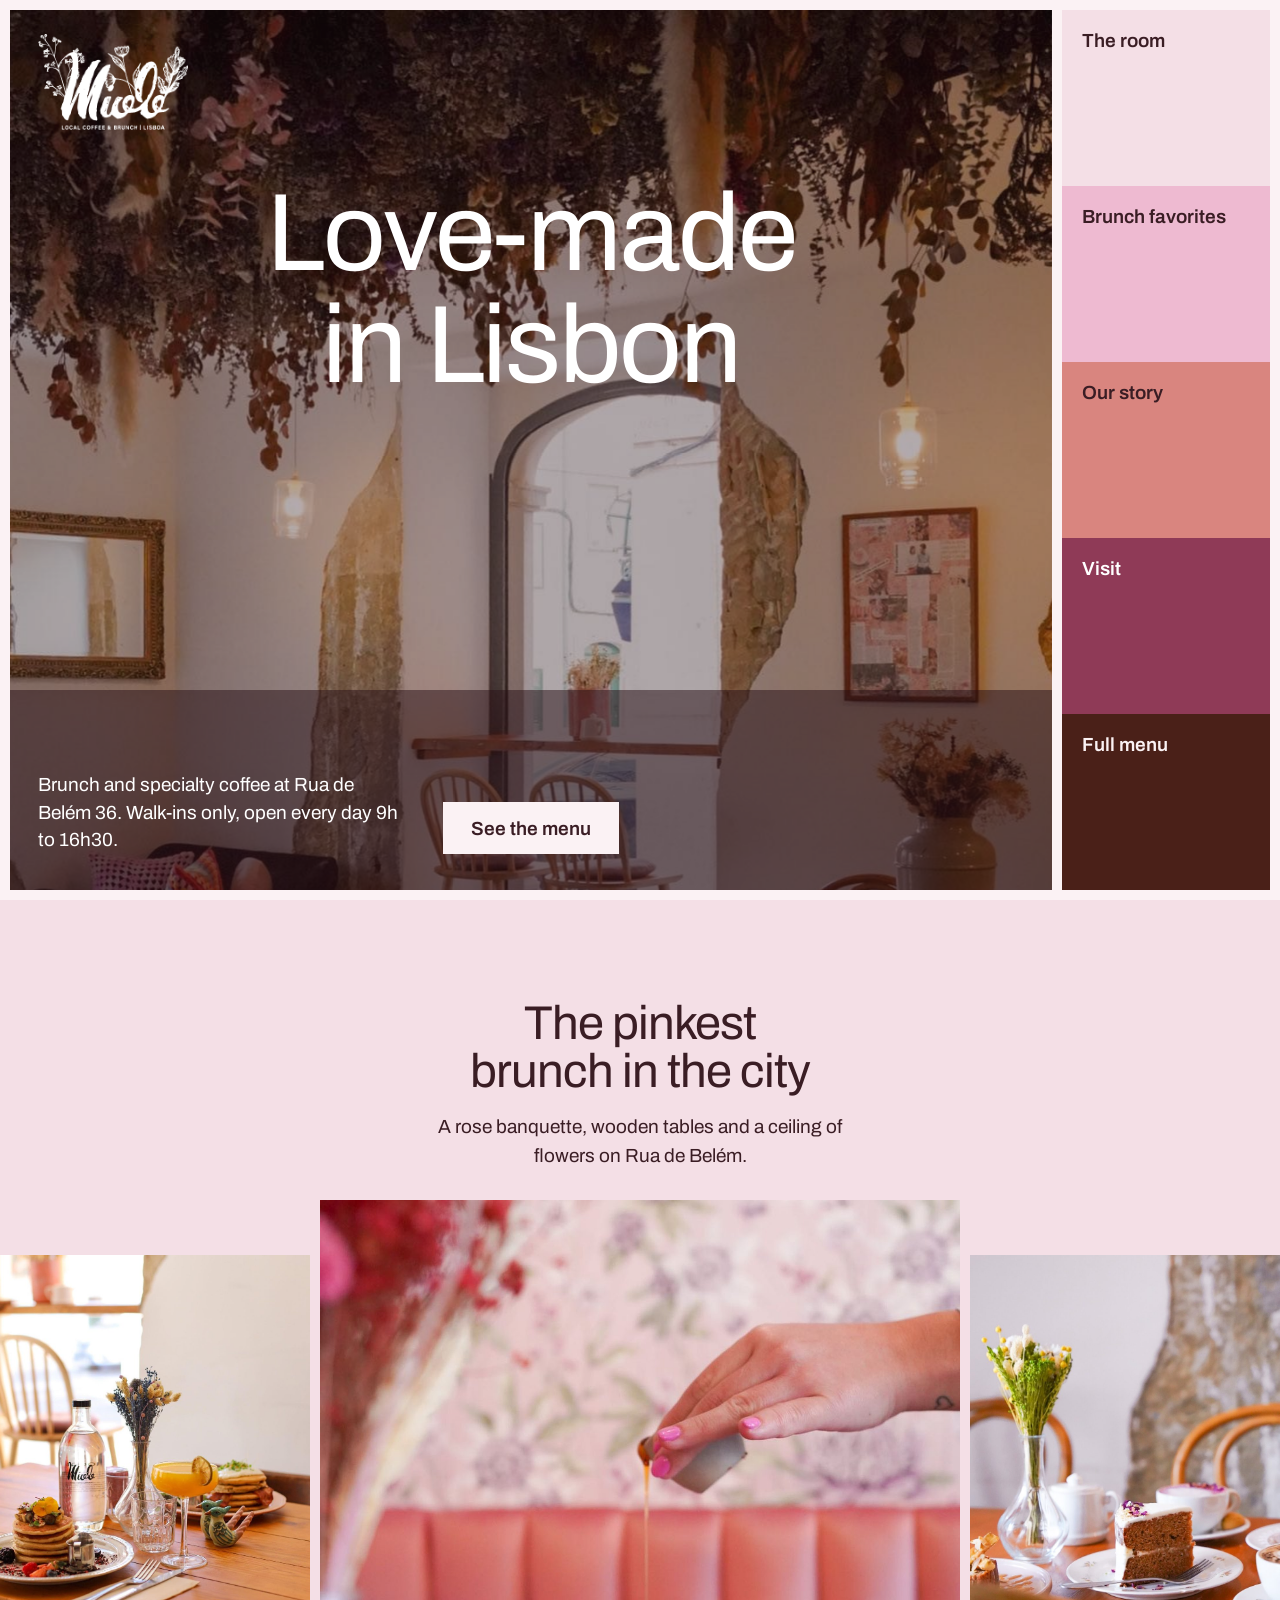
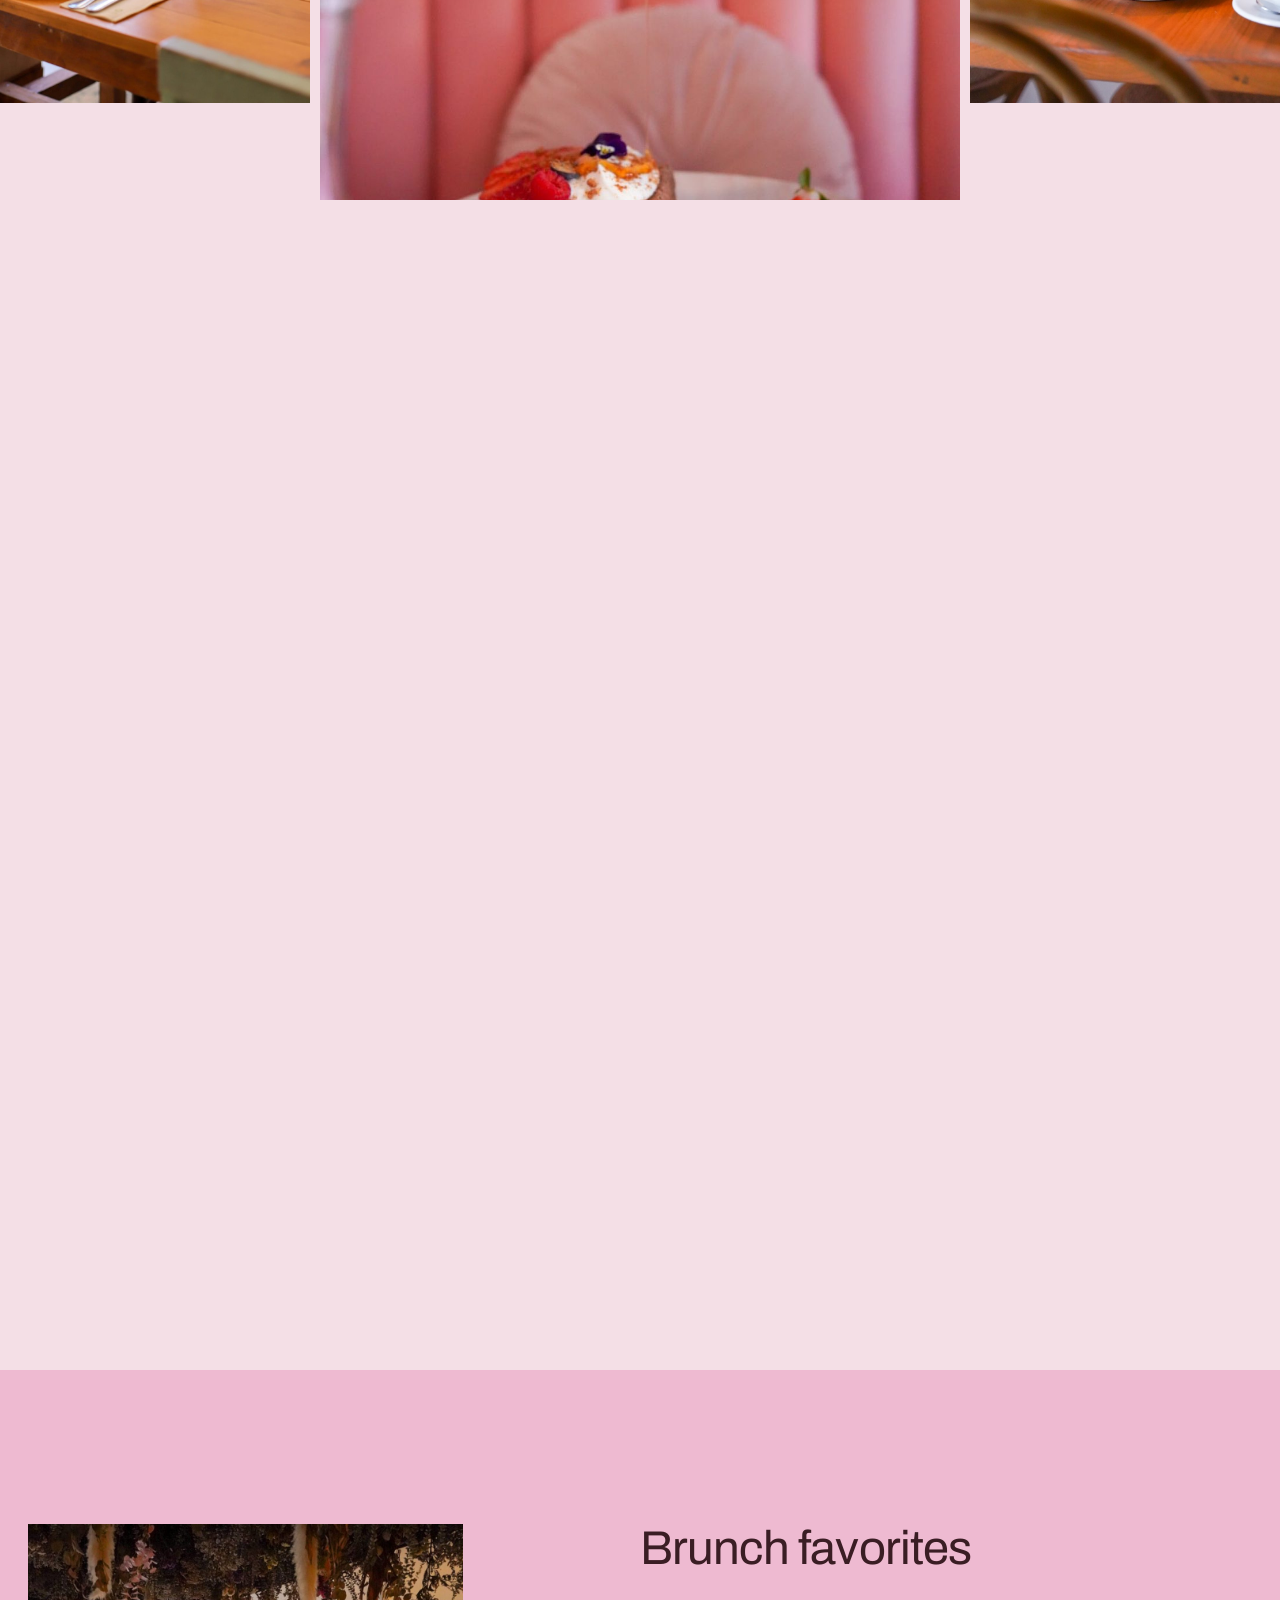
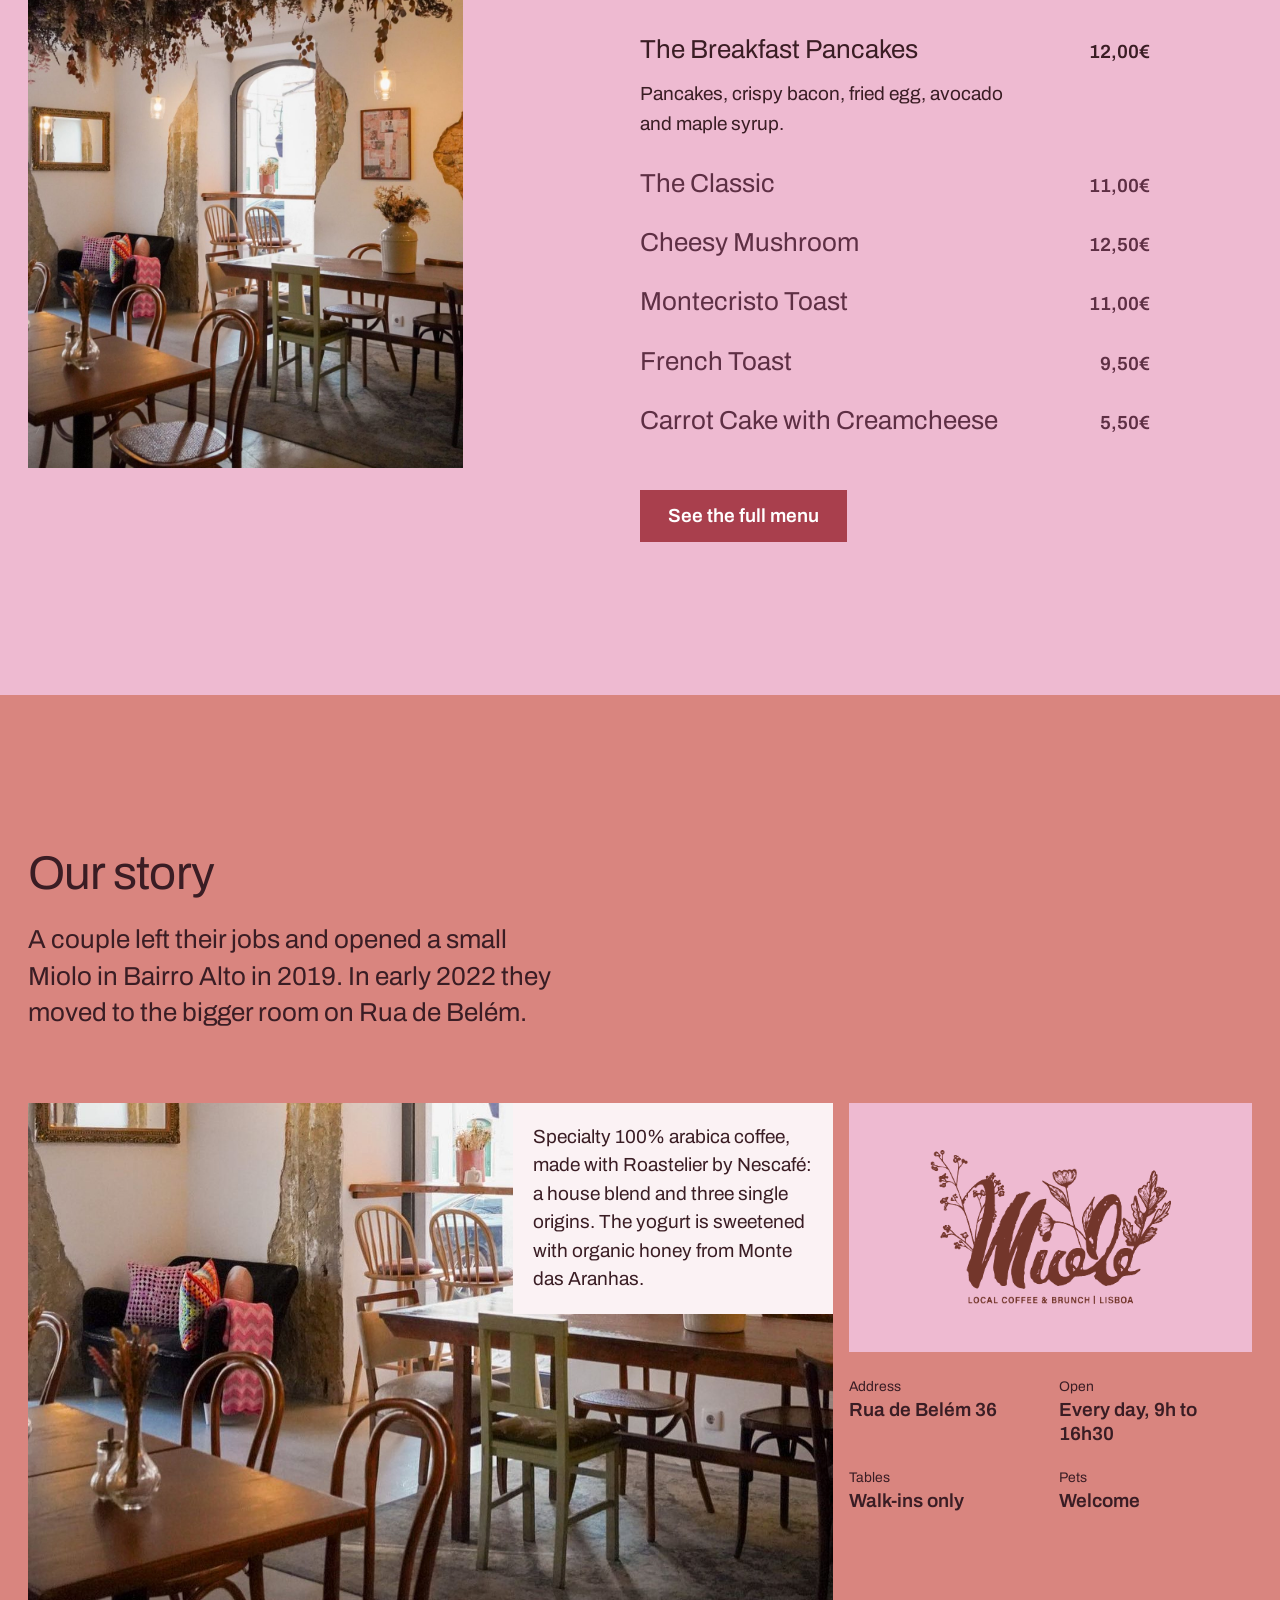
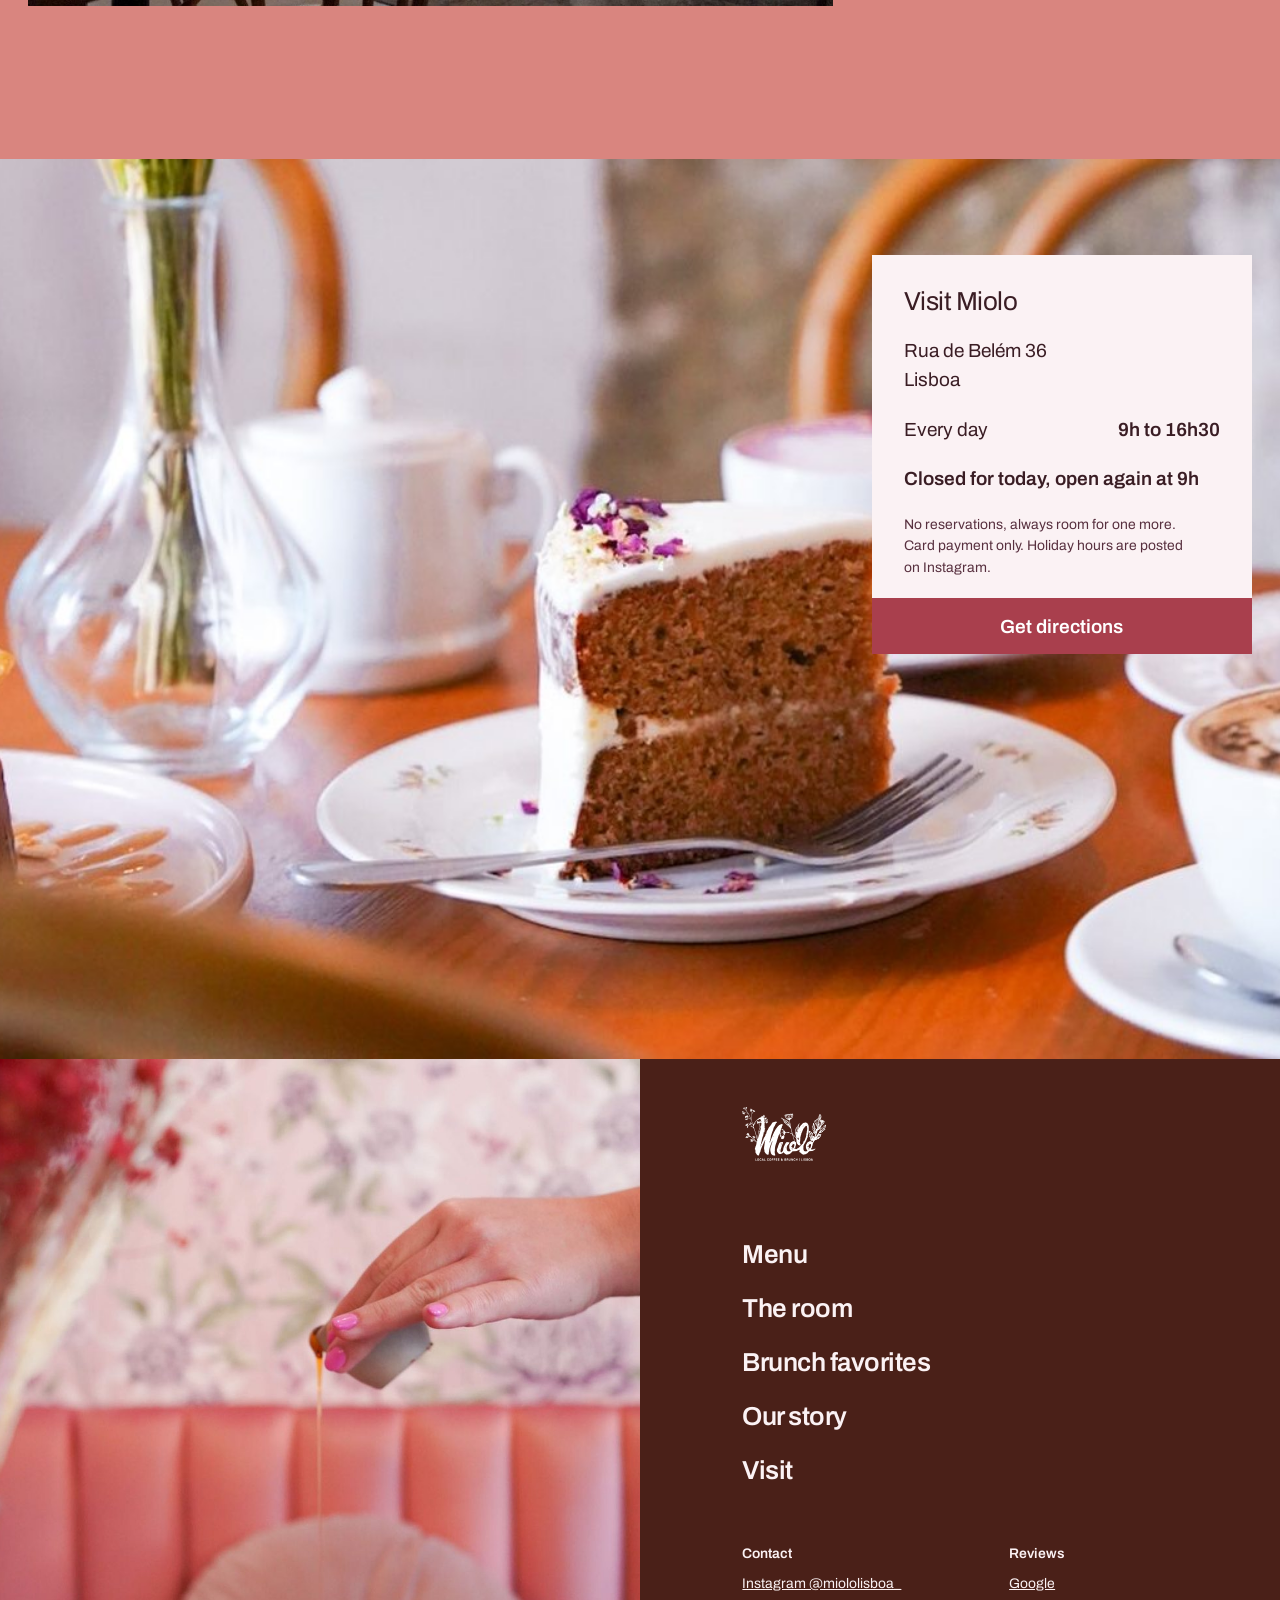
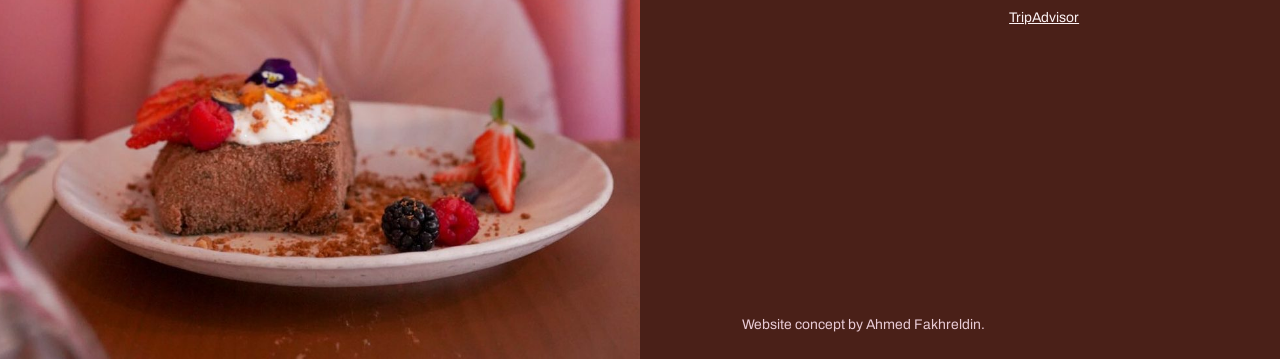
<file: index.html>
<!doctype html>
<html lang="en">
<head>
<meta charset="utf-8">
<meta name="viewport" content="width=device-width,initial-scale=1,minimum-scale=1">
<title>Miolo Local Coffee &amp; Brunch, Belém, Lisbon</title>
<meta name="description" content="Love-made in Lisbon. Brunch and specialty coffee at Rua de Belém 36. Walk-ins only, open every day 9h to 16h30.">
<meta name="theme-color" content="#FBF2F4">
<link rel="preload" as="font" type="font/woff2" href="fonts/archivo-latin.woff2" crossorigin>
<style>html.fl body{opacity:0}body{transition:opacity .25s ease}</style>
<script>document.documentElement.classList.add('fl','js');(function(){var d=document.documentElement,done=function(){d.classList.remove('fl')};setTimeout(done,1200);if(document.fonts&&document.fonts.load){document.fonts.load('400 1em Archivo').then(function(){return document.fonts.load('600 1em Archivo')}).then(done,done)}else done()})();</script>
<link rel="stylesheet" href="fonts.css?v=7">
<link rel="stylesheet" href="styles.css?v=7">
<link rel="icon" href="img/miolo-logo-walnut.png">
</head>
<body>
<a class="skip" href="#room">Skip to content</a>

<div class="bar on-hero" id="bar" data-bar>
  <a class="bar__logo" href="#top" aria-label="Miolo, back to top"><img class="d" src="img/miolo-logo-walnut.png" width="336" height="214" alt=""><img class="w" src="img/miolo-logo-white.png" width="336" height="214" alt=""></a>
  <div class="bar__links"><a href="menu.html">Menu</a></div>
</div>

<header class="hero" id="top" data-bg="#FBF2F4" data-ink="light">
  <div class="hero__panel">
    <img class="hero__photo" src="img/hero.jpg" width="1349" height="1010" alt="Inside Miolo: a ceiling of flowers, an arched window onto Rua de Belém, bentwood chairs and wooden tables">
    <div class="hero__tint"></div><div class="hero__band"></div>
    <img class="hero__logo" src="img/miolo-logo-white.png" width="336" height="214" alt="Miolo, local coffee and brunch, Lisboa">
    <h1 class="hero__title">Love-made<br>in Lisbon</h1>
    <p class="hero__lede">Brunch and specialty coffee at Rua de Belém 36. Walk-ins only, open every day 9h to 16h30.</p>
    <a class="btn btn--paper hero__cta" href="menu.html">See the menu</a>
  </div>
  <nav class="swatch" aria-label="Sections">
    <a href="#room">The room</a>
    <a href="#favorites">Brunch favorites</a>
    <a href="#story">Our story</a>
    <a href="#visit">Visit</a>
    <a href="menu.html">Full menu</a>
  </nav>
</header>

<main id="main">
<section class="tri chapter ch-blush" id="room" data-bg="#F4DFE6" data-ink="dark" aria-labelledby="room-h">
  <div class="tri__stage">
    <div class="tri__head">
      <h2 id="room-h" class="rv">The pinkest brunch in the city</h2>
      <p class="rv" style="--d:90ms">A rose banquette, wooden tables and a ceiling of flowers on Rua de Belém.</p>
    </div>
    <div class="tri__row">
      <img class="tri__l" src="img/pancakes.jpg" width="1100" height="1375" alt="Pancakes with berries and a savoury stack with bacon and egg, a Miolo water bottle and dried flowers on a wooden table" loading="lazy">
      <img class="tri__c" src="img/rabanada.jpg" width="1100" height="1375" alt="Syrup poured over a rabanada with berries and cream, in front of the pink banquette and floral wallpaper" loading="lazy">
      <img class="tri__r" src="img/carrot-cake.jpg" width="1100" height="1375" alt="A slice of carrot cake with cream cheese, cappuccinos and a vase of dried flowers on a wooden table" loading="lazy">
    </div>
  </div>
</section>

<section class="favs chapter ch-petal" id="favorites" data-bg="#EEBAD1" data-ink="dark" aria-labelledby="fav-h">
  <div class="favs__photo" aria-hidden="true">
    <img class="on" src="img/ceiling.jpg" width="1100" height="1376" alt="" data-k="room">
    <img src="img/pancakes.jpg" width="1100" height="1375" alt="" data-k="pancakes" loading="lazy">
    <img src="img/rabanada.jpg" width="1100" height="1375" alt="" data-k="rabanada" loading="lazy">
    <img src="img/carrot-cake.jpg" width="1100" height="1375" alt="" data-k="carrot" loading="lazy">
  </div>
  <div class="favs__list">
    <h2 id="fav-h" class="rv">Brunch favorites</h2>
    <ul>
      <li class="rv" style="--d:60ms"><button class="favs__row" aria-expanded="true" data-img="pancakes"><span class="favs__top"><span>The Breakfast Pancakes</span><span class="favs__price">12,00€</span></span><span class="favs__desc">Pancakes, crispy bacon, fried egg, avocado and maple syrup.</span></button></li>
      <li class="rv" style="--d:120ms"><button class="favs__row" aria-expanded="false" data-img="room"><span class="favs__top"><span>The Classic</span><span class="favs__price">11,00€</span></span><span class="favs__desc">Avocado, roasted cherry tomato, purple onion pickle, feta, poached egg, beetroot hummus in sourdough bread.</span></button></li>
      <li class="rv" style="--d:180ms"><button class="favs__row" aria-expanded="false" data-img="room"><span class="favs__top"><span>Cheesy Mushroom</span><span class="favs__price">12,50€</span></span><span class="favs__desc">Tomato and roasted pepper cream, poached egg, sautéed fresh mushrooms, parmesan and cheddar on artisanal focaccia.</span></button></li>
      <li class="rv" style="--d:240ms"><button class="favs__row" aria-expanded="false" data-img="room"><span class="favs__top"><span>Montecristo Toast</span><span class="favs__price">11,00€</span></span><span class="favs__desc">Cheddar cheese and crispy bacon in artisanal brioche french toast, served with red fruits jam.</span></button></li>
      <li class="rv" style="--d:300ms"><button class="favs__row" aria-expanded="false" data-img="rabanada"><span class="favs__top"><span>French Toast</span><span class="favs__price">9,50€</span></span><span class="favs__desc">Red fruits, yogurt, biscoff cookies and maple syrup.</span></button></li>
      <li class="rv" style="--d:360ms"><button class="favs__row" aria-expanded="false" data-img="carrot"><span class="favs__top"><span>Carrot Cake with Creamcheese</span><span class="favs__price">5,50€</span></span><span class="favs__desc">Homemade and spiced.</span></button></li>
    </ul>
    <a class="btn favs__more rv" href="menu.html">See the full menu</a>
  </div>
</section>

<section class="story chapter ch-rose" id="story" data-bg="#D9857F" data-ink="dark" aria-labelledby="story-h">
  <h2 id="story-h" class="rv">Our story</h2>
  <p class="story__lead rv" style="--d:80ms">A couple left their jobs and opened a small Miolo in Bairro Alto in 2019. In early 2022 they moved to the bigger room on Rua de Belém.</p>
  <div class="story__tiles">
    <div class="story__photo rv" style="--d:120ms">
      <img src="img/room.jpg" width="1349" height="843" alt="The dining room: bentwood chairs, long wooden tables, an arched window and a ceiling of flowers" loading="lazy">
      <p class="story__block">Specialty 100% arabica coffee, made with Roastelier by Nescafé: a house blend and three single origins. The yogurt is sweetened with organic honey from Monte das Aranhas.</p>
    </div>
    <div class="story__side rv" style="--d:200ms">
      <div class="story__logo"><img src="img/miolo-logo-walnut.png" width="336" height="214" alt="Miolo, local coffee and brunch, Lisboa" loading="lazy"></div>
      <dl class="facts">
        <div><dt>Address</dt><dd>Rua de Belém 36</dd></div>
        <div><dt>Open</dt><dd>Every day, 9h to 16h30</dd></div>
        <div><dt>Tables</dt><dd>Walk-ins only</dd></div>
        <div><dt>Pets</dt><dd>Welcome</dd></div>
      </dl>
    </div>
  </div>
</section>

<section class="visit chapter" id="visit" data-bg="#A04A3C" data-ink="light" aria-label="Visit Miolo">
  <img src="img/visit.jpg" width="1292" height="720" alt="Carrot cake and coffee on a wooden table beside bentwood chairs and a rough plaster wall" loading="lazy">
  <div class="visit__card rv">
    <h2>Visit Miolo</h2>
    <address>Rua de Belém 36<br>Lisboa</address>
    <dl class="visit__hours"><dt>Every day</dt><dd>9h to 16h30</dd></dl>
    <p class="visit__status" id="status" aria-live="polite">Open every day, 9h to 16h30</p>
    <p class="visit__note">No reservations, always room for one more. Card payment only. Holiday hours are posted on Instagram.</p>
    <a class="btn" href="https://www.google.com/maps/search/?api=1&amp;query=Miolo+Local+Coffee+%26+Brunch+Rua+de+Bel%C3%A9m+36+Lisboa" target="_blank" rel="noopener">Get directions</a>
  </div>
</section>
</main>

<footer class="foot chapter ch-walnut on-dark" data-bg="#4A2018" data-ink="light">
  <div class="foot__photo"><img src="img/rabanada.jpg" width="1100" height="1375" alt="Rabanada with berries and cream on a white plate" loading="lazy"></div>
  <div class="foot__body">
    <img class="foot__logo" src="img/miolo-logo-white.png" width="336" height="214" alt="Miolo" loading="lazy">
    <nav class="foot__nav rv" aria-label="Footer">
      <a href="menu.html">Menu</a>
      <a href="#room">The room</a>
      <a href="#favorites">Brunch favorites</a>
      <a href="#story">Our story</a>
      <a href="#visit">Visit</a>
    </nav>
    <div class="foot__meta rv" style="--d:120ms">
      <div><h3>Contact</h3><a href="https://instagram.com/miololisboa_" target="_blank" rel="noopener">Instagram @miololisboa_</a></div>
      <div><h3>Reviews</h3><a href="https://g.co/kgs/sVComW" target="_blank" rel="noopener">Google</a><a href="https://www.tripadvisor.pt/Restaurant_Review-g189158-d17647694-Reviews-Miolo-Lisbon_Lisbon_District_Central_Portugal.html" target="_blank" rel="noopener">TripAdvisor</a></div>
    </div>
    <p class="foot__legal">Website concept by Ahmed Fakhreldin.</p>
  </div>
</footer>
<script src="site.js?v=7" defer></script>
</body>
</html>
</file>
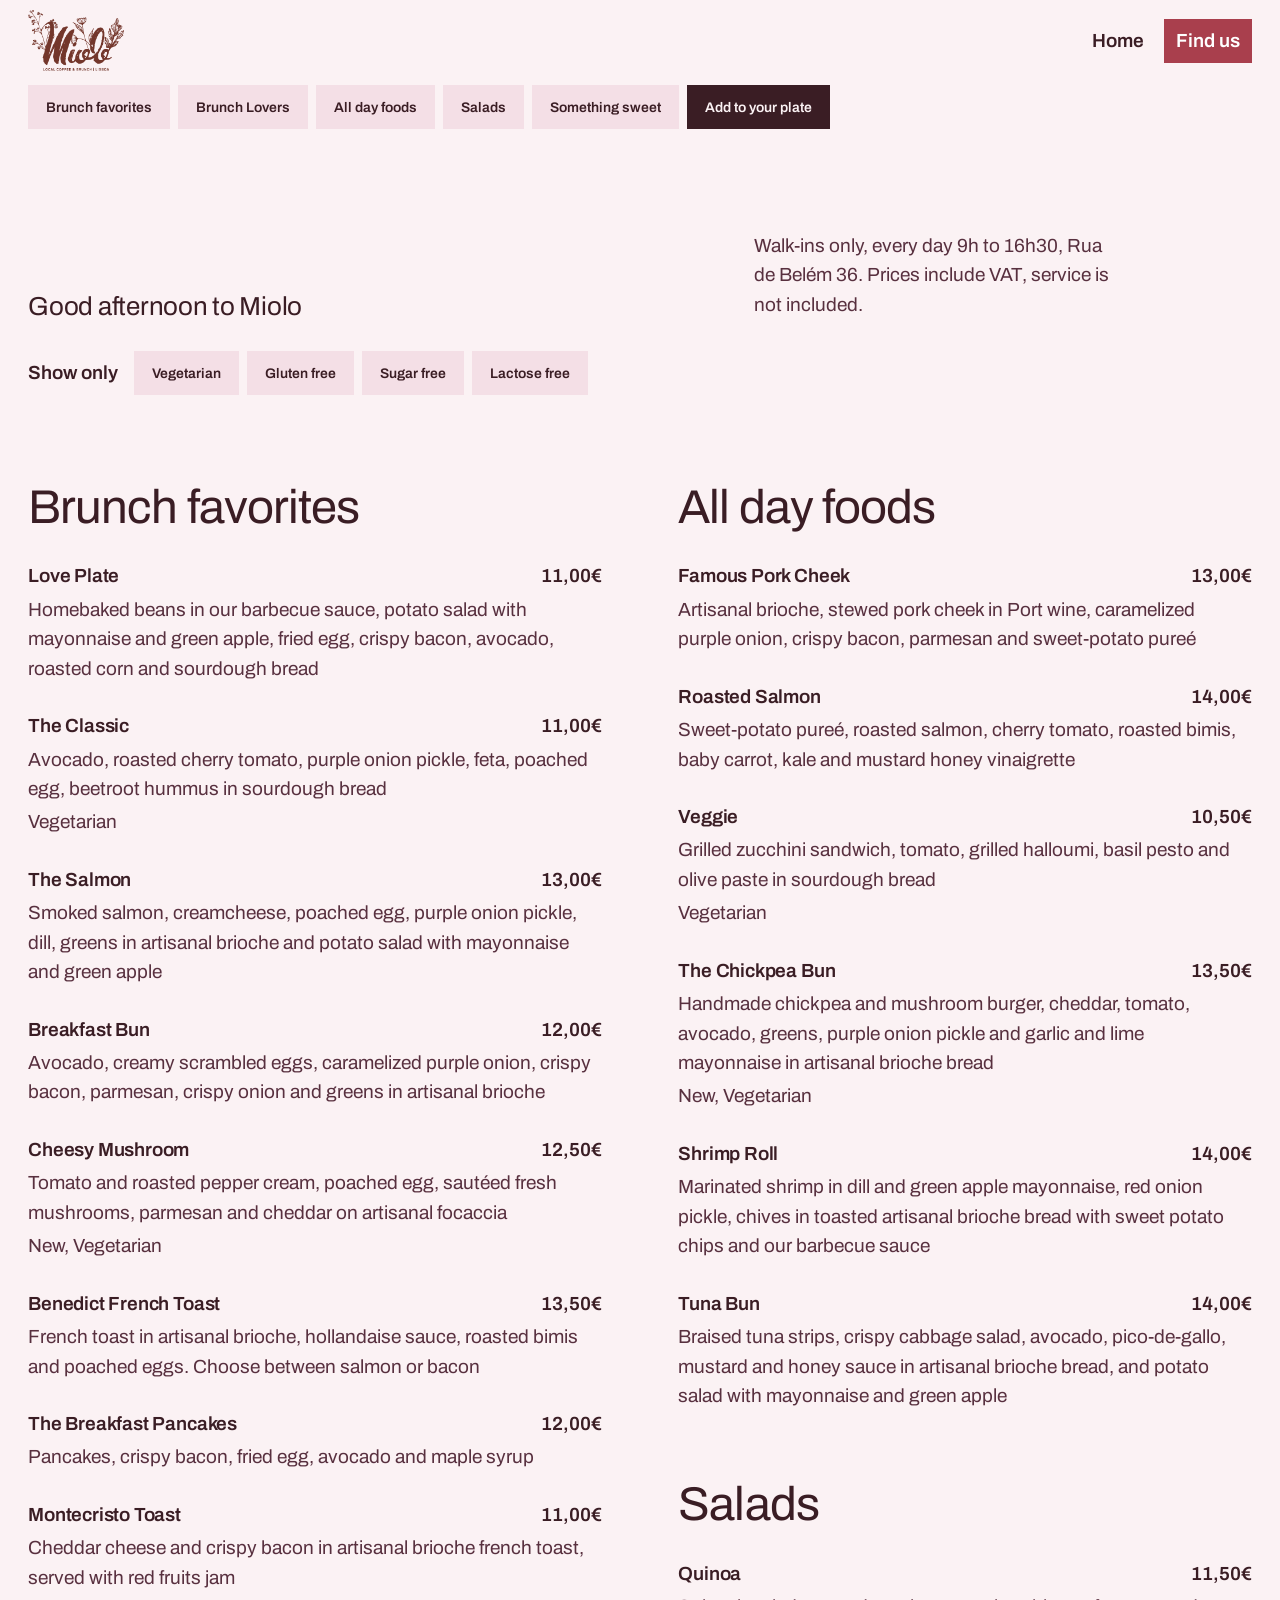
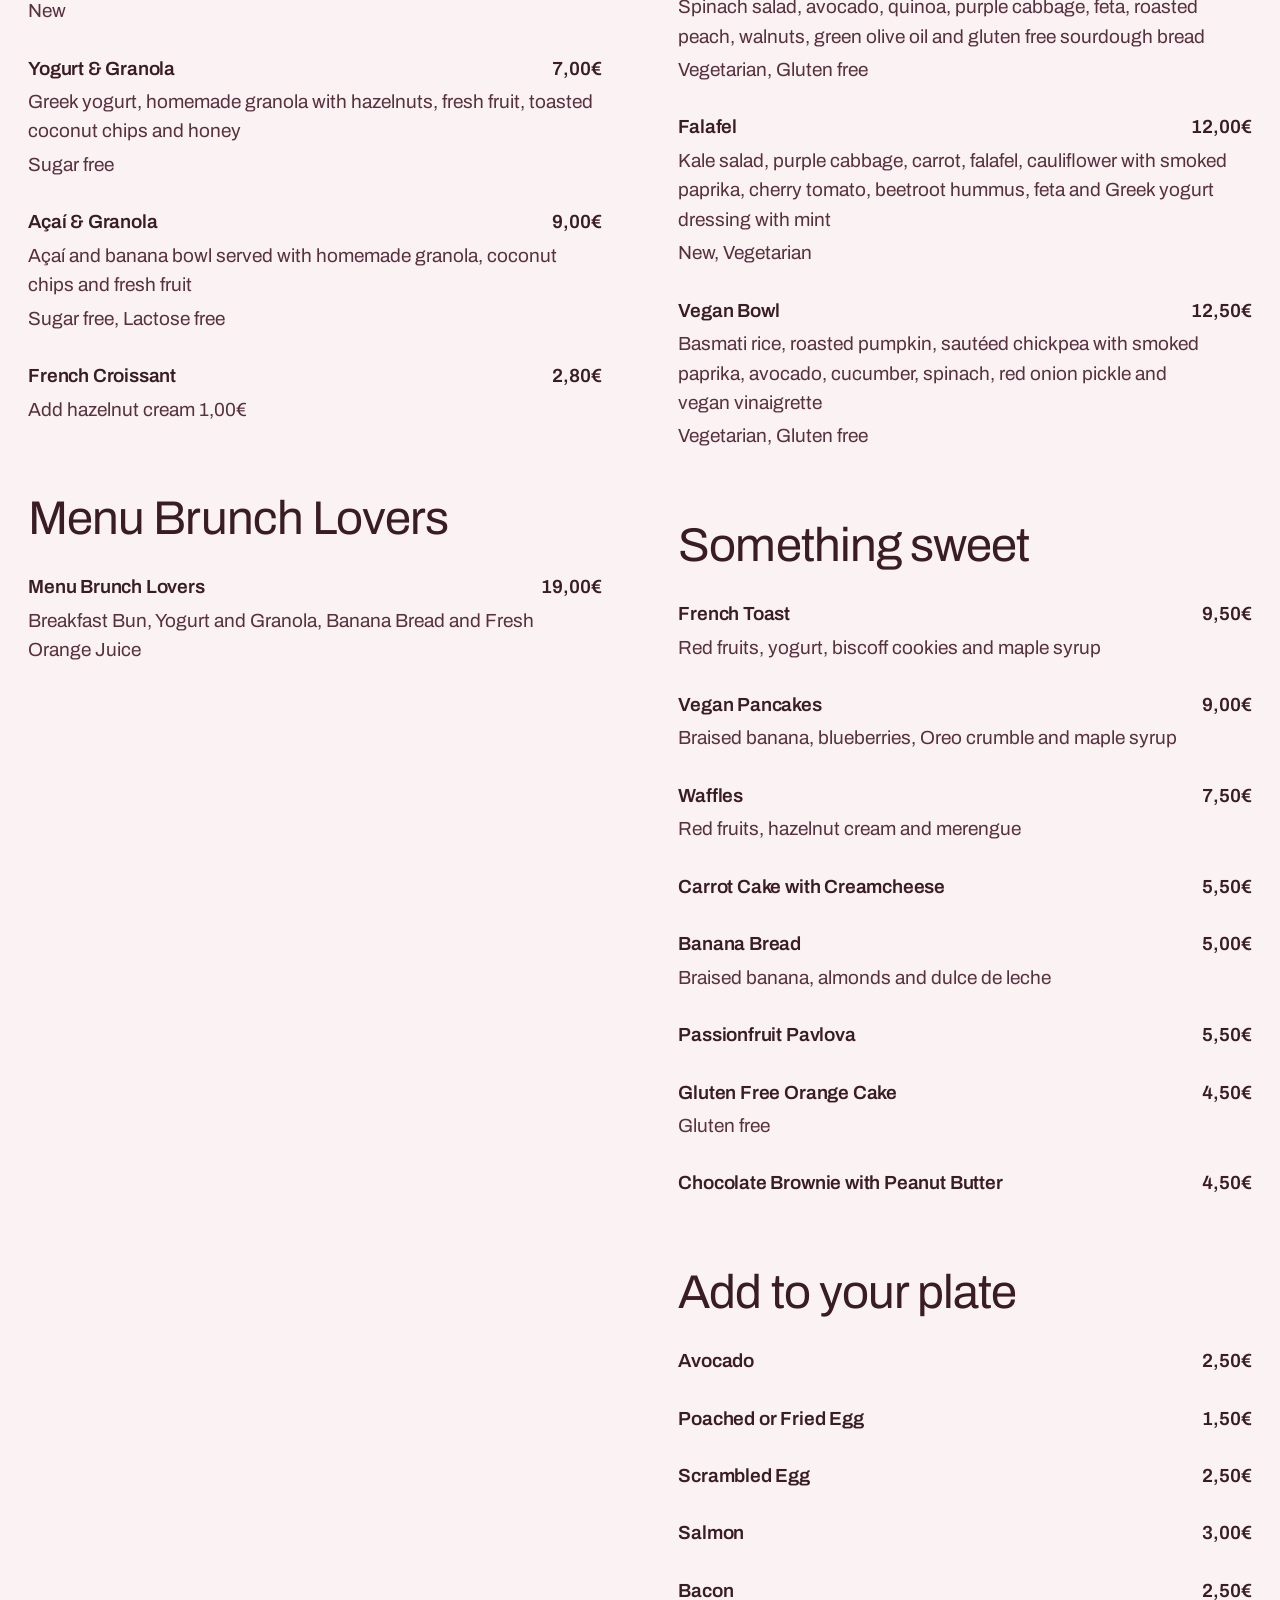
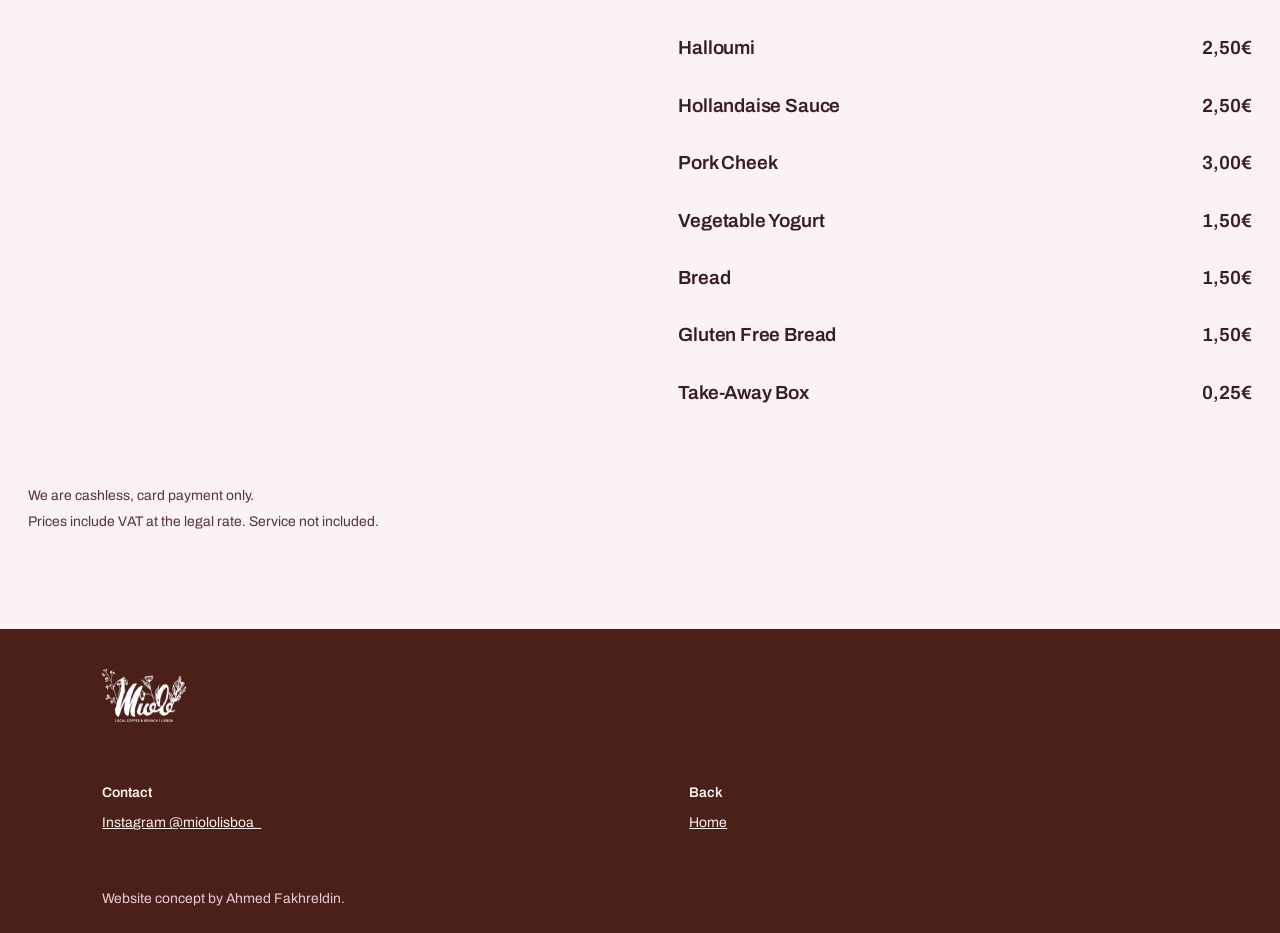
<file: menu.html>
<!doctype html>
<html lang="en">
<head>
<meta charset="utf-8">
<meta name="viewport" content="width=device-width,initial-scale=1,minimum-scale=1">
<title>Menu | Miolo Local Coffee &amp; Brunch, Belém</title>
<meta name="description" content="The Miolo menu in Belém, Lisbon: brunch favorites, all day foods, salads and something sweet, with prices.">
<meta name="theme-color" content="#FBF2F4">
<link rel="preload" as="font" type="font/woff2" href="fonts/archivo-latin.woff2" crossorigin>
<style>html.fl body{opacity:0}body{transition:opacity .25s ease}</style>
<script>document.documentElement.classList.add('fl','js');(function(){var d=document.documentElement,done=function(){d.classList.remove('fl')};setTimeout(done,1200);if(document.fonts&&document.fonts.load){document.fonts.load('400 1em Archivo').then(function(){return document.fonts.load('600 1em Archivo')}).then(done,done)}else done()})();</script>
<link rel="stylesheet" href="fonts.css?v=7">
<link rel="stylesheet" href="styles.css?v=7">
<link rel="icon" href="img/miolo-logo-walnut.png">
</head>
<body class="menu-page">
<a class="skip" href="#main">Skip to the menu</a>
<div class="m-bar">
  <div class="m-top">
    <a href="index.html" aria-label="Miolo, home"><img src="img/miolo-logo-walnut.png" width="336" height="214" alt="Miolo, local coffee and brunch, Lisboa"></a>
    <nav aria-label="Main"><a href="index.html">Home</a><a class="btn" href="https://www.google.com/maps/search/?api=1&amp;query=Miolo+Local+Coffee+%26+Brunch+Rua+de+Bel%C3%A9m+36+Lisboa" target="_blank" rel="noopener">Find us</a></nav>
  </div>
  <nav class="m-chips" aria-label="Menu sections">
    <a class="chip on" href="#brunch">Brunch favorites</a><a class="chip" href="#lovers">Brunch Lovers</a><a class="chip" href="#allday">All day foods</a><a class="chip" href="#salads">Salads</a><a class="chip" href="#sweet">Something sweet</a><a class="chip" href="#plate">Add to your plate</a>
  </nav>
</div>
<main id="main">
  <div class="m-hero">
    <h1><span id="greet">Welcome</span> to Miolo</h1>
    <p>Walk-ins only, every day 9h to 16h30, Rua de Belém 36. Prices include VAT, service is not included.</p>
  </div>
  <div class="m-filter" role="group" aria-label="Filter by diet">
    <span>Show only</span>
    <button class="chip" type="button" aria-pressed="false" data-f="v">Vegetarian</button>
    <button class="chip" type="button" aria-pressed="false" data-f="gf">Gluten free</button>
    <button class="chip" type="button" aria-pressed="false" data-f="sf">Sugar free</button>
    <button class="chip" type="button" aria-pressed="false" data-f="lf">Lactose free</button>
  </div>
  <p class="m-empty" id="empty" style="padding:0 var(--gutter)">Nothing matches all of those filters. Remove one to see more.</p>
  <div class="m-body">
    <div class="m-col"><section class="m-sec" id="brunch" aria-labelledby="brunch-h"><h2 id="brunch-h">Brunch favorites</h2><article class="item" data-diet=""><div class="item__row"><h3>Love Plate</h3><span class="item__price">11,00€</span></div><p>Homebaked beans in our barbecue sauce, potato salad with mayonnaise and green apple, fried egg, crispy bacon, avocado, roasted corn and sourdough bread</p></article><article class="item" data-diet="v"><div class="item__row"><h3>The Classic</h3><span class="item__price">11,00€</span></div><p>Avocado, roasted cherry tomato, purple onion pickle, feta, poached egg, beetroot hummus in sourdough bread</p><p class="item__tags">Vegetarian</p></article><article class="item" data-diet=""><div class="item__row"><h3>The Salmon</h3><span class="item__price">13,00€</span></div><p>Smoked salmon, creamcheese, poached egg, purple onion pickle, dill, greens in artisanal brioche and potato salad with mayonnaise and green apple</p></article><article class="item" data-diet=""><div class="item__row"><h3>Breakfast Bun</h3><span class="item__price">12,00€</span></div><p>Avocado, creamy scrambled eggs, caramelized purple onion, crispy bacon, parmesan, crispy onion and greens in artisanal brioche</p></article><article class="item" data-diet="v"><div class="item__row"><h3>Cheesy Mushroom</h3><span class="item__price">12,50€</span></div><p>Tomato and roasted pepper cream, poached egg, sautéed fresh mushrooms, parmesan and cheddar on artisanal focaccia</p><p class="item__tags">New, Vegetarian</p></article><article class="item" data-diet=""><div class="item__row"><h3>Benedict French Toast</h3><span class="item__price">13,50€</span></div><p>French toast in artisanal brioche, hollandaise sauce, roasted bimis and poached eggs. Choose between salmon or bacon</p></article><article class="item" data-diet=""><div class="item__row"><h3>The Breakfast Pancakes</h3><span class="item__price">12,00€</span></div><p>Pancakes, crispy bacon, fried egg, avocado and maple syrup</p></article><article class="item" data-diet=""><div class="item__row"><h3>Montecristo Toast</h3><span class="item__price">11,00€</span></div><p>Cheddar cheese and crispy bacon in artisanal brioche french toast, served with red fruits jam</p><p class="item__tags">New</p></article><article class="item" data-diet="sf"><div class="item__row"><h3>Yogurt &amp; Granola</h3><span class="item__price">7,00€</span></div><p>Greek yogurt, homemade granola with hazelnuts, fresh fruit, toasted coconut chips and honey</p><p class="item__tags">Sugar free</p></article><article class="item" data-diet="sf lf"><div class="item__row"><h3>Açaí &amp; Granola</h3><span class="item__price">9,00€</span></div><p>Açaí and banana bowl served with homemade granola, coconut chips and fresh fruit</p><p class="item__tags">Sugar free, Lactose free</p></article><article class="item" data-diet=""><div class="item__row"><h3>French Croissant</h3><span class="item__price">2,80€</span></div><p>Add hazelnut cream 1,00€</p></article></section><section class="m-sec" id="lovers" aria-labelledby="lovers-h"><h2 id="lovers-h">Menu Brunch Lovers</h2><article class="item" data-diet=""><div class="item__row"><h3>Menu Brunch Lovers</h3><span class="item__price">19,00€</span></div><p>Breakfast Bun, Yogurt and Granola, Banana Bread and Fresh Orange Juice</p></article></section></div>
    <div class="m-col"><section class="m-sec" id="allday" aria-labelledby="allday-h"><h2 id="allday-h">All day foods</h2><article class="item" data-diet=""><div class="item__row"><h3>Famous Pork Cheek</h3><span class="item__price">13,00€</span></div><p>Artisanal brioche, stewed pork cheek in Port wine, caramelized purple onion, crispy bacon, parmesan and sweet-potato pureé</p></article><article class="item" data-diet=""><div class="item__row"><h3>Roasted Salmon</h3><span class="item__price">14,00€</span></div><p>Sweet-potato pureé, roasted salmon, cherry tomato, roasted bimis, baby carrot, kale and mustard honey vinaigrette</p></article><article class="item" data-diet="v"><div class="item__row"><h3>Veggie</h3><span class="item__price">10,50€</span></div><p>Grilled zucchini sandwich, tomato, grilled halloumi, basil pesto and olive paste in sourdough bread</p><p class="item__tags">Vegetarian</p></article><article class="item" data-diet="v"><div class="item__row"><h3>The Chickpea Bun</h3><span class="item__price">13,50€</span></div><p>Handmade chickpea and mushroom burger, cheddar, tomato, avocado, greens, purple onion pickle and garlic and lime mayonnaise in artisanal brioche bread</p><p class="item__tags">New, Vegetarian</p></article><article class="item" data-diet=""><div class="item__row"><h3>Shrimp Roll</h3><span class="item__price">14,00€</span></div><p>Marinated shrimp in dill and green apple mayonnaise, red onion pickle, chives in toasted artisanal brioche bread with sweet potato chips and our barbecue sauce</p></article><article class="item" data-diet=""><div class="item__row"><h3>Tuna Bun</h3><span class="item__price">14,00€</span></div><p>Braised tuna strips, crispy cabbage salad, avocado, pico-de-gallo, mustard and honey sauce in artisanal brioche bread, and potato salad with mayonnaise and green apple</p></article></section><section class="m-sec" id="salads" aria-labelledby="salads-h"><h2 id="salads-h">Salads</h2><article class="item" data-diet="v gf"><div class="item__row"><h3>Quinoa</h3><span class="item__price">11,50€</span></div><p>Spinach salad, avocado, quinoa, purple cabbage, feta, roasted peach, walnuts, green olive oil and gluten free sourdough bread</p><p class="item__tags">Vegetarian, Gluten free</p></article><article class="item" data-diet="v"><div class="item__row"><h3>Falafel</h3><span class="item__price">12,00€</span></div><p>Kale salad, purple cabbage, carrot, falafel, cauliflower with smoked paprika, cherry tomato, beetroot hummus, feta and Greek yogurt dressing with mint</p><p class="item__tags">New, Vegetarian</p></article><article class="item" data-diet="v gf"><div class="item__row"><h3>Vegan Bowl</h3><span class="item__price">12,50€</span></div><p>Basmati rice, roasted pumpkin, sautéed chickpea with smoked paprika, avocado, cucumber, spinach, red onion pickle and vegan vinaigrette</p><p class="item__tags">Vegetarian, Gluten free</p></article></section><section class="m-sec" id="sweet" aria-labelledby="sweet-h"><h2 id="sweet-h">Something sweet</h2><article class="item" data-diet=""><div class="item__row"><h3>French Toast</h3><span class="item__price">9,50€</span></div><p>Red fruits, yogurt, biscoff cookies and maple syrup</p></article><article class="item" data-diet=""><div class="item__row"><h3>Vegan Pancakes</h3><span class="item__price">9,00€</span></div><p>Braised banana, blueberries, Oreo crumble and maple syrup</p></article><article class="item" data-diet=""><div class="item__row"><h3>Waffles</h3><span class="item__price">7,50€</span></div><p>Red fruits, hazelnut cream and merengue</p></article><article class="item" data-diet=""><div class="item__row"><h3>Carrot Cake with Creamcheese</h3><span class="item__price">5,50€</span></div></article><article class="item" data-diet=""><div class="item__row"><h3>Banana Bread</h3><span class="item__price">5,00€</span></div><p>Braised banana, almonds and dulce de leche</p></article><article class="item" data-diet=""><div class="item__row"><h3>Passionfruit Pavlova</h3><span class="item__price">5,50€</span></div></article><article class="item" data-diet="gf"><div class="item__row"><h3>Gluten Free Orange Cake</h3><span class="item__price">4,50€</span></div><p class="item__tags">Gluten free</p></article><article class="item" data-diet=""><div class="item__row"><h3>Chocolate Brownie with Peanut Butter</h3><span class="item__price">4,50€</span></div></article></section><section class="m-sec" id="plate" aria-labelledby="plate-h"><h2 id="plate-h">Add to your plate</h2><article class="item" data-diet=""><div class="item__row"><h3>Avocado</h3><span class="item__price">2,50€</span></div></article><article class="item" data-diet=""><div class="item__row"><h3>Poached or Fried Egg</h3><span class="item__price">1,50€</span></div></article><article class="item" data-diet=""><div class="item__row"><h3>Scrambled Egg</h3><span class="item__price">2,50€</span></div></article><article class="item" data-diet=""><div class="item__row"><h3>Salmon</h3><span class="item__price">3,00€</span></div></article><article class="item" data-diet=""><div class="item__row"><h3>Bacon</h3><span class="item__price">2,50€</span></div></article><article class="item" data-diet=""><div class="item__row"><h3>Halloumi</h3><span class="item__price">2,50€</span></div></article><article class="item" data-diet=""><div class="item__row"><h3>Hollandaise Sauce</h3><span class="item__price">2,50€</span></div></article><article class="item" data-diet=""><div class="item__row"><h3>Pork Cheek</h3><span class="item__price">3,00€</span></div></article><article class="item" data-diet=""><div class="item__row"><h3>Vegetable Yogurt</h3><span class="item__price">1,50€</span></div></article><article class="item" data-diet=""><div class="item__row"><h3>Bread</h3><span class="item__price">1,50€</span></div></article><article class="item" data-diet=""><div class="item__row"><h3>Gluten Free Bread</h3><span class="item__price">1,50€</span></div></article><article class="item" data-diet=""><div class="item__row"><h3>Take-Away Box</h3><span class="item__price">0,25€</span></div></article></section></div>
    <div class="m-note"><p>We are cashless, card payment only.</p><p>Prices include VAT at the legal rate. Service not included.</p></div>
  </div>
</main>
<footer class="foot chapter ch-walnut on-dark" style="min-height:0">
  <div class="foot__body" style="grid-column:1 / -1;padding-top:40px">
    <img class="foot__logo" src="img/miolo-logo-white.png" width="336" height="214" alt="Miolo" loading="lazy">
    <div class="foot__meta"><div><h3>Contact</h3><a href="https://instagram.com/miololisboa_" target="_blank" rel="noopener">Instagram @miololisboa_</a></div><div><h3>Back</h3><a href="index.html">Home</a></div></div>
    <p class="foot__legal">Website concept by Ahmed Fakhreldin.</p>
  </div>
</footer>
<script src="site.js?v=7" defer></script>
</body>
</html>
</file>
<file: fonts.css>
@font-face{font-family:'Archivo';font-style:normal;font-weight:400 600;font-display:block;src:url(fonts/archivo-latin.woff2) format('woff2');unicode-range:U+0000-00FF,U+0131,U+0152-0153,U+02BB-02BC,U+02C6,U+02DA,U+02DC,U+2000-206F,U+20AC,U+2122,U+2191,U+2193,U+2212,U+2215,U+FEFF,U+FFFD}
</file>
<file: styles.css>
:root{
  --ground:#FBF2F4;--blush:#F4DFE6;--petal:#EEBAD1;--rose:#D9857F;--clay:#8F3A57;--walnut:#4A2018;
  --ink:#3A1D24;--muted:#58303F;--accent:#A93F4D;--cream:#FBF2F4;
  --step-small:clamp(.8125rem,.79rem + .1vw,.875rem);
  --step-body:clamp(1.0625rem,1rem + .25vw,1.1875rem);
  --step-lead:clamp(1.25rem,1.1rem + .7vw,1.625rem);
  --step-head:clamp(2rem,1.3rem + 3.2vw,4rem);
  --step-h2:clamp(2rem,1.2rem + 2.2vw,3rem);
  --step-hero:clamp(3rem,8.6vw,8.25rem);
  --gutter:clamp(16px,2.2vw,32px);
  --frame:10px;
  --ease:cubic-bezier(.23,1,.32,1);
}
*,*::before,*::after{box-sizing:border-box}
html{-webkit-text-size-adjust:100%;scroll-behavior:smooth;overflow-x:clip}
body{margin:0;background:var(--ground);color:var(--ink);font-family:'Archivo',system-ui,sans-serif;font-weight:400;font-size:var(--step-body);line-height:1.55;overflow-x:clip}
img{display:block;max-width:100%;height:auto}
h1,h2,h3,p,ul,ol,dl,dd,figure{margin:0}
ul,ol{padding:0;list-style:none}
a{color:inherit}
h1,h2,h3{font-weight:400;letter-spacing:-.02em;line-height:1.02;text-wrap:balance}
p{text-wrap:pretty}
:focus-visible{outline:3px solid var(--accent);outline-offset:3px}
.on-dark :focus-visible{outline-color:var(--cream)}
::selection{background:var(--petal);color:var(--ink)}
.sr{position:absolute;width:1px;height:1px;overflow:hidden;clip:rect(0 0 0 0);white-space:nowrap}
.skip{position:absolute;left:var(--gutter);top:-80px;z-index:100;background:var(--ink);color:var(--cream);padding:12px 18px;text-decoration:none}
.skip:focus{top:12px}

/* font hold, no flash */
html.fl body{opacity:0}
body{transition:opacity .25s ease}

/* buttons: one shape */
.btn{display:inline-flex;align-items:center;justify-content:center;min-height:52px;padding:0 28px;background:var(--accent);color:#fff;font:600 var(--step-body)/1 'Archivo',sans-serif;text-decoration:none;border:0;border-radius:0;cursor:pointer;transition:transform .16s var(--ease),background-color .2s ease}
.btn:active{transform:scale(.97)}
.btn--paper{background:var(--cream);color:var(--ink)}
@media (hover:hover) and (pointer:fine){.btn:hover{background:#8C3441}.btn--paper:hover{background:#fff}}

/* fixed bar that takes the ink of the chapter beneath */
.bar{position:fixed;z-index:50;top:0;left:0;right:0;height:64px;display:flex;justify-content:space-between;align-items:center;padding:0 calc(var(--gutter) + var(--frame));color:var(--ink);background:var(--blush);transition:color .3s ease,background-color .3s ease,transform .3s var(--ease)}
.bar a{text-decoration:none;font-weight:600;font-size:var(--step-body);padding:10px 4px;min-height:44px;display:inline-flex;align-items:center}
.bar.is-light{color:var(--cream)}
.bar__logo{display:inline-flex}.bar__logo img{width:72px;height:auto}
.bar__logo .w{display:none}.bar.is-light .bar__logo .w{display:block}.bar.is-light .bar__logo .d{display:none}
.bar .bar__links{display:flex;gap:20px}

/* hero */
.hero{position:relative;height:100svh;min-height:620px;padding:var(--frame);display:grid;grid-template-columns:minmax(0,10fr) minmax(0,2fr);gap:var(--frame);background:var(--ground)}
.hero__panel{position:relative;overflow:hidden;color:#fff;min-height:0}
.hero__photo{position:absolute;inset:0;width:100%;height:100%;object-fit:cover;object-position:50% 20%}
.hero__tint{position:absolute;inset:0;background:rgba(40,16,22,.34)}
.hero__band{position:absolute;left:0;right:0;bottom:0;height:200px;background:rgba(40,16,22,.5)}
.hero__logo{position:absolute;left:28px;top:24px;width:150px;z-index:2}
.hero__title{position:absolute;z-index:2;left:0;right:0;top:19%;text-align:center;font-size:var(--step-hero);padding:0 var(--gutter)}
.hero__lede{position:absolute;z-index:2;left:28px;bottom:36px;width:min(34ch,36%);font-size:var(--step-body);line-height:1.45}
.hero__cta{position:absolute;z-index:2;left:50%;bottom:36px;transform:translateX(-50%)}
.hero__cta:active{transform:translateX(-50%) scale(.97)}
.swatch{display:grid;grid-template-rows:repeat(5,1fr);min-height:0}
.swatch a{display:flex;align-items:flex-start;padding:20px;text-decoration:none;font-size:var(--step-body);font-weight:600;line-height:1.2;transition:padding-left .25s var(--ease)}
.swatch a:nth-child(1){background:var(--blush);color:var(--ink)}
.swatch a:nth-child(2){background:var(--petal);color:var(--ink)}
.swatch a:nth-child(3){background:var(--rose);color:var(--ink)}
.swatch a:nth-child(4){background:var(--clay);color:#fff}
.swatch a:nth-child(5){background:var(--walnut);color:var(--cream)}
@media (hover:hover) and (pointer:fine){.swatch a:hover{padding-left:30px}}

/* chapters */
.chapter{position:relative}
.ch-blush{background:var(--blush)}
.ch-petal{background:var(--petal);--muted:#5E2F44}
.ch-rose{background:var(--rose);--muted:#3A1D24}
.ch-walnut{background:var(--walnut);color:var(--cream);--muted:#E9CBD6}

/* room: rising triptych */
.tri{height:230svh;position:relative}
.tri__stage{position:sticky;top:0;height:100svh;overflow:hidden}
.tri__head{position:absolute;left:0;right:0;top:11svh;text-align:center;padding:0 var(--gutter);z-index:2}
.tri__head h2{font-size:var(--step-h2);max-width:18ch;margin:0 auto}
.tri__head p{margin:16px auto 0;max-width:40ch;font-size:var(--step-body);color:var(--ink)}
.tri__row{position:absolute;left:0;right:0;top:min(40svh,360px);bottom:0;display:flex;justify-content:center;align-items:flex-start;gap:10px}
.tri__row img{flex:none;object-fit:cover;aspect-ratio:4/5}
.tri__c{width:min(760px,50vw)}
.tri__l,.tri__r{width:min(400px,28vw);margin-top:55px}
@media (min-width:768px){.tri__row{top:min(34svh,300px)}}
@media (max-width:767px){
  .tri__row{top:34svh;gap:8px}
  .tri__c{width:78vw}
  .tri__l{width:60vw;margin-left:calc(-60vw + 34px)}
  .tri__r{width:60vw;margin-right:calc(-60vw + 34px)}
  .tri__l,.tri__r{margin-top:36px}
}
@supports (animation-timeline:view()){
  @media (prefers-reduced-motion:no-preference){
    .tri{view-timeline-name:--tri;view-timeline-axis:block}
    .tri__c,.tri__l,.tri__r{animation:rise linear both;animation-timeline:--tri;animation-range:cover 18% cover 66%}
    .tri__c{--from-y:46%;--from-s:.84}
    .tri__l{--from-y:70%;--from-s:1}
    .tri__r{--from-y:90%;--from-s:1}
  }
}
@keyframes rise{from{transform:translateY(var(--from-y)) scale(var(--from-s))}to{transform:none}}

/* favorites: sticky photograph, active list */
.favs{padding:clamp(80px,12vw,200px) var(--gutter);display:grid;grid-template-columns:minmax(0,5fr) minmax(0,1fr) minmax(0,5fr) minmax(0,1fr);gap:0;align-items:start}
.favs__photo{grid-column:1 / 2;position:sticky;top:12vh;aspect-ratio:4/5;width:min(34vw,560px);overflow:hidden;background:var(--blush)}
.favs__photo img{position:absolute;inset:0;width:100%;height:100%;object-fit:cover;opacity:0;transition:opacity .3s ease}
.favs__photo img.on{opacity:1}
.favs__list{grid-column:3 / 4}
.favs__list h2{font-size:var(--step-h2);margin-bottom:48px}
.favs__row{width:100%;text-align:left;background:none;border:0;color:var(--muted);font:inherit;cursor:pointer;padding:0;display:block}
.favs__top{display:flex;justify-content:space-between;align-items:baseline;gap:16px;min-height:58px;padding:14px 0;font-size:var(--step-lead);line-height:1.2;transition:color .2s ease}
.favs__price{font-weight:600;font-size:var(--step-body);flex:none}
.favs__desc{display:none;font-size:var(--step-body);max-width:34ch;padding:0 0 16px;color:var(--ink)}
.favs__row[aria-expanded="true"]{color:var(--ink)}
.favs__row[aria-expanded="true"] .favs__desc{display:block;animation:fadein .3s ease both}
.favs__more{margin-top:40px}
@keyframes fadein{from{opacity:0}to{opacity:1}}
@media (hover:hover) and (pointer:fine){.favs__row:hover .favs__top{color:var(--ink)}}
@media (max-width:767px){
  .favs{display:block;padding:0 0 80px}
  .favs__photo{width:100%;position:sticky;top:64px;aspect-ratio:auto;height:38svh;z-index:5}
  .favs__list{padding:40px var(--gutter) 0}
  .favs__list h2{margin-bottom:24px}
}

/* story */
.story{padding:clamp(80px,12vw,200px) var(--gutter)}
.story h2{font-size:var(--step-h2)}
.story__lead{margin-top:24px;max-width:36ch;font-size:var(--step-lead);line-height:1.4}
.story__tiles{margin-top:72px;display:grid;grid-template-columns:minmax(0,8fr) minmax(0,4fr);gap:16px;align-items:start}
.story__photo{position:relative}
.story__photo>img{width:100%;aspect-ratio:16/10;object-fit:cover}
.story__block{position:absolute;top:0;right:0;width:320px;padding:20px;background:var(--ground);color:var(--ink);font-size:var(--step-body);line-height:1.5}
.story__side{display:flex;flex-direction:column;gap:16px;min-width:0}
.story__logo{background:var(--petal);aspect-ratio:1/.62;display:grid;place-items:center}
.story__logo img{width:60%;max-width:260px}
.facts{display:grid;grid-template-columns:repeat(2,minmax(0,1fr));gap:20px 16px;padding-top:8px}
.facts dt{font-size:var(--step-small);color:var(--muted)}
.facts dd{font-size:var(--step-body);font-weight:600;line-height:1.3}
@media (max-width:767px){
  .story__tiles{grid-template-columns:minmax(0,1fr);margin-top:40px}
  .story__block{position:static;width:auto;padding:16px 0 0;background:none;color:inherit}
  .story__logo{aspect-ratio:3/2}
}

/* visit */
.visit{position:relative;height:100svh;min-height:640px;background:var(--clay)}
.visit>img{position:absolute;inset:0;width:100%;height:100%;object-fit:cover;object-position:35% 50%}
.visit__card{position:absolute;top:96px;right:var(--gutter);width:380px;padding:32px;background:var(--ground);color:var(--ink);display:flex;flex-direction:column;gap:20px}
.visit__card h2{font-size:var(--step-lead);line-height:1.1}
.visit__card address{font-style:normal;font-size:var(--step-body)}
.visit__hours{display:grid;grid-template-columns:1fr auto;gap:6px 16px;font-size:var(--step-body);font-variant-numeric:tabular-nums}
.visit__hours dd{text-align:right;font-weight:600}
.visit__status{font-size:var(--step-body);font-weight:600}
.visit__note{font-size:var(--step-small);color:var(--muted)}
.visit__card .btn{margin:0 -32px -32px;min-height:56px}
@media (max-width:767px){
  .visit{height:auto;min-height:0;background:var(--ground)}
  .visit>img{position:relative;height:70svh}
  .visit__card{position:relative;top:auto;right:auto;width:auto;margin:-80px 16px 0;padding:24px}
  .visit__card .btn{margin:0 -24px -24px;min-height:56px}
  .visit{padding-bottom:0}
}

/* footer */
.foot{display:grid;grid-template-columns:minmax(0,6fr) minmax(0,6fr);min-height:100svh;background:var(--walnut);color:var(--cream)}
.foot__photo{position:relative;min-height:60svh}
.foot__photo img{position:absolute;inset:0;width:100%;height:100%;object-fit:cover;object-position:60% 65%}
.foot__body{padding:48px var(--gutter) 24px clamp(24px,8vw,120px);display:flex;flex-direction:column;min-width:0}
.foot__logo{width:84px}
.foot__nav{margin-top:80px;display:flex;flex-direction:column;gap:28px}
.foot__nav a{font-size:var(--step-lead);font-weight:600;letter-spacing:-.02em;line-height:1;text-decoration:none;color:var(--cream);transition:transform .25s var(--ease),color .2s ease}
.foot__meta{margin-top:64px;display:grid;grid-template-columns:repeat(2,minmax(0,1fr));gap:24px;font-size:var(--step-small)}
.foot__meta h3{font-size:var(--step-small);font-weight:600;letter-spacing:0;margin-bottom:6px}
.foot__meta a{display:block;padding:6px 0}
.foot__legal{margin-top:auto;padding-top:48px;font-size:var(--step-small);color:#E9CBD6}
@media (hover:hover) and (pointer:fine){
  .foot__nav:hover a{color:#E9CBD6}
  .foot__nav a:hover{transform:translateX(12px);color:var(--cream)}
}
@media (max-width:767px){
  .foot{grid-template-columns:minmax(0,1fr);min-height:0}
  .foot__photo{min-height:50svh}
  .foot__body{padding:40px var(--gutter) 24px}
  .foot__nav{margin-top:48px;gap:20px}
  .foot__nav a{font-size:var(--step-h2)}
}

/* hero responsive */
@media (max-width:899px){
  .hero{grid-template-columns:minmax(0,1fr);grid-template-rows:64svh auto;height:auto;min-height:0;padding:8px;gap:8px}
  .hero__panel{min-height:64svh}
  .hero__logo{width:104px;left:16px;top:14px}
  .hero__title{font-size:12vw;top:20%}
  .hero__lede{left:16px;right:16px;width:auto;bottom:96px;font-size:1.25rem}
  .hero__band{height:200px}
  .hero__cta{bottom:24px}
  .swatch{grid-template-rows:none;grid-template-columns:minmax(0,1fr)}
  .swatch a{height:52px;padding:0 20px;align-items:center;font-size:var(--step-small)}
  .bar{padding:10px 20px}
}
.bar.on-hero{transform:translateY(-100%);visibility:hidden}

/* entrances */
.js .rv{opacity:0;transform:translateY(20px);transition:opacity .6s var(--ease),transform .6s var(--ease);transition-delay:var(--d,0ms)}
.js .rv.in{opacity:1;transform:none}
@media (prefers-reduced-motion:reduce){
  html{scroll-behavior:auto}
  .js .rv{opacity:1;transform:none;transition:none}
  .favs__row[aria-expanded="true"] .favs__desc{animation:none}
  body{transition:none}
}

/* menu page */
.m-bar{position:sticky;top:0;z-index:40;background:var(--ground)}
.m-top{display:flex;align-items:center;justify-content:space-between;padding:10px var(--gutter)}
.m-top img{width:96px}
.m-top nav{display:flex;gap:8px;align-items:center}
.m-top nav a{text-decoration:none;font-weight:600;padding:10px 12px;min-height:44px;display:inline-flex;align-items:center}
.m-chips{display:flex;flex-wrap:wrap;gap:8px;overflow-x:auto;padding:4px var(--gutter) 12px;scrollbar-width:none;-webkit-overflow-scrolling:touch}
.m-chips::-webkit-scrollbar{display:none}
.chip{flex:none;min-height:44px;padding:0 18px;border:0;border-radius:0;background:var(--blush);color:var(--ink);font:600 var(--step-small) 'Archivo',sans-serif;text-decoration:none;display:inline-flex;align-items:center;cursor:pointer;transition:background-color .2s ease,transform .16s var(--ease)}
.chip:active{transform:scale(.97)}
.chip[aria-pressed="true"],.chip.on{background:var(--ink);color:var(--cream)}
@media (hover:hover) and (pointer:fine){.chip:hover{background:var(--petal)}.chip[aria-pressed="true"]:hover,.chip.on:hover{background:var(--ink)}}
.m-hero{padding:clamp(40px,7vw,96px) var(--gutter) 24px;display:grid;grid-template-columns:minmax(0,7fr) minmax(0,5fr);gap:var(--gutter);align-items:end}
.m-hero h1{font-size:var(--step-lead);letter-spacing:-.01em}
.m-hero p{max-width:36ch;color:var(--muted)}
.m-filter{padding:8px var(--gutter) 8px;display:flex;flex-wrap:wrap;gap:8px;align-items:center}
.m-filter span{margin-right:8px;font-weight:600}
.m-body{padding:24px var(--gutter) 96px;display:grid;grid-template-columns:repeat(2,minmax(0,1fr));gap:0 clamp(32px,6vw,120px);align-items:start}
.m-col{min-width:0}
.m-sec{padding-top:56px;scroll-margin-top:190px}
.m-sec h2{font-size:var(--step-h2);margin-bottom:16px}
.item{padding:14px 0}
.item[hidden]{display:none}
.item__row{display:flex;justify-content:space-between;gap:16px;align-items:baseline}
.item h3{font-size:var(--step-body);font-weight:600;letter-spacing:-.01em;line-height:1.25}
.item__price{font-weight:600;white-space:nowrap;font-variant-numeric:tabular-nums}
.item p{margin-top:4px;font-size:var(--step-body);color:var(--muted);max-width:52ch}
.item__tags{font-size:var(--step-small);color:var(--ink)}
.m-note{grid-column:1 / -1;padding-top:64px;font-size:var(--step-small);color:var(--muted);display:grid;gap:4px}
.m-empty{display:none;padding:24px 0;color:var(--muted)}
.m-empty.show{display:block}
@media (max-width:767px){
  .m-chips{flex-wrap:nowrap}
  .m-hero{grid-template-columns:minmax(0,1fr);gap:12px}
  .m-body{grid-template-columns:minmax(0,1fr)}
  .m-sec{scroll-margin-top:150px}
}

/* hero settles in once on load */
@media (prefers-reduced-motion:no-preference){
  .hero__photo{animation:settle 1.8s var(--ease) both}
  .hero__title{animation:titlein .9s var(--ease) .15s both}
  .hero__lede,.hero__cta{animation:fadein .8s ease .5s both}
}
@keyframes settle{from{transform:scale(1.07)}to{transform:none}}
@keyframes titlein{from{opacity:0;transform:translateY(24px)}to{opacity:1;transform:none}}
@media (min-width:768px){.m-bar{position:static}.m-sec{scroll-margin-top:24px}}
</file>
